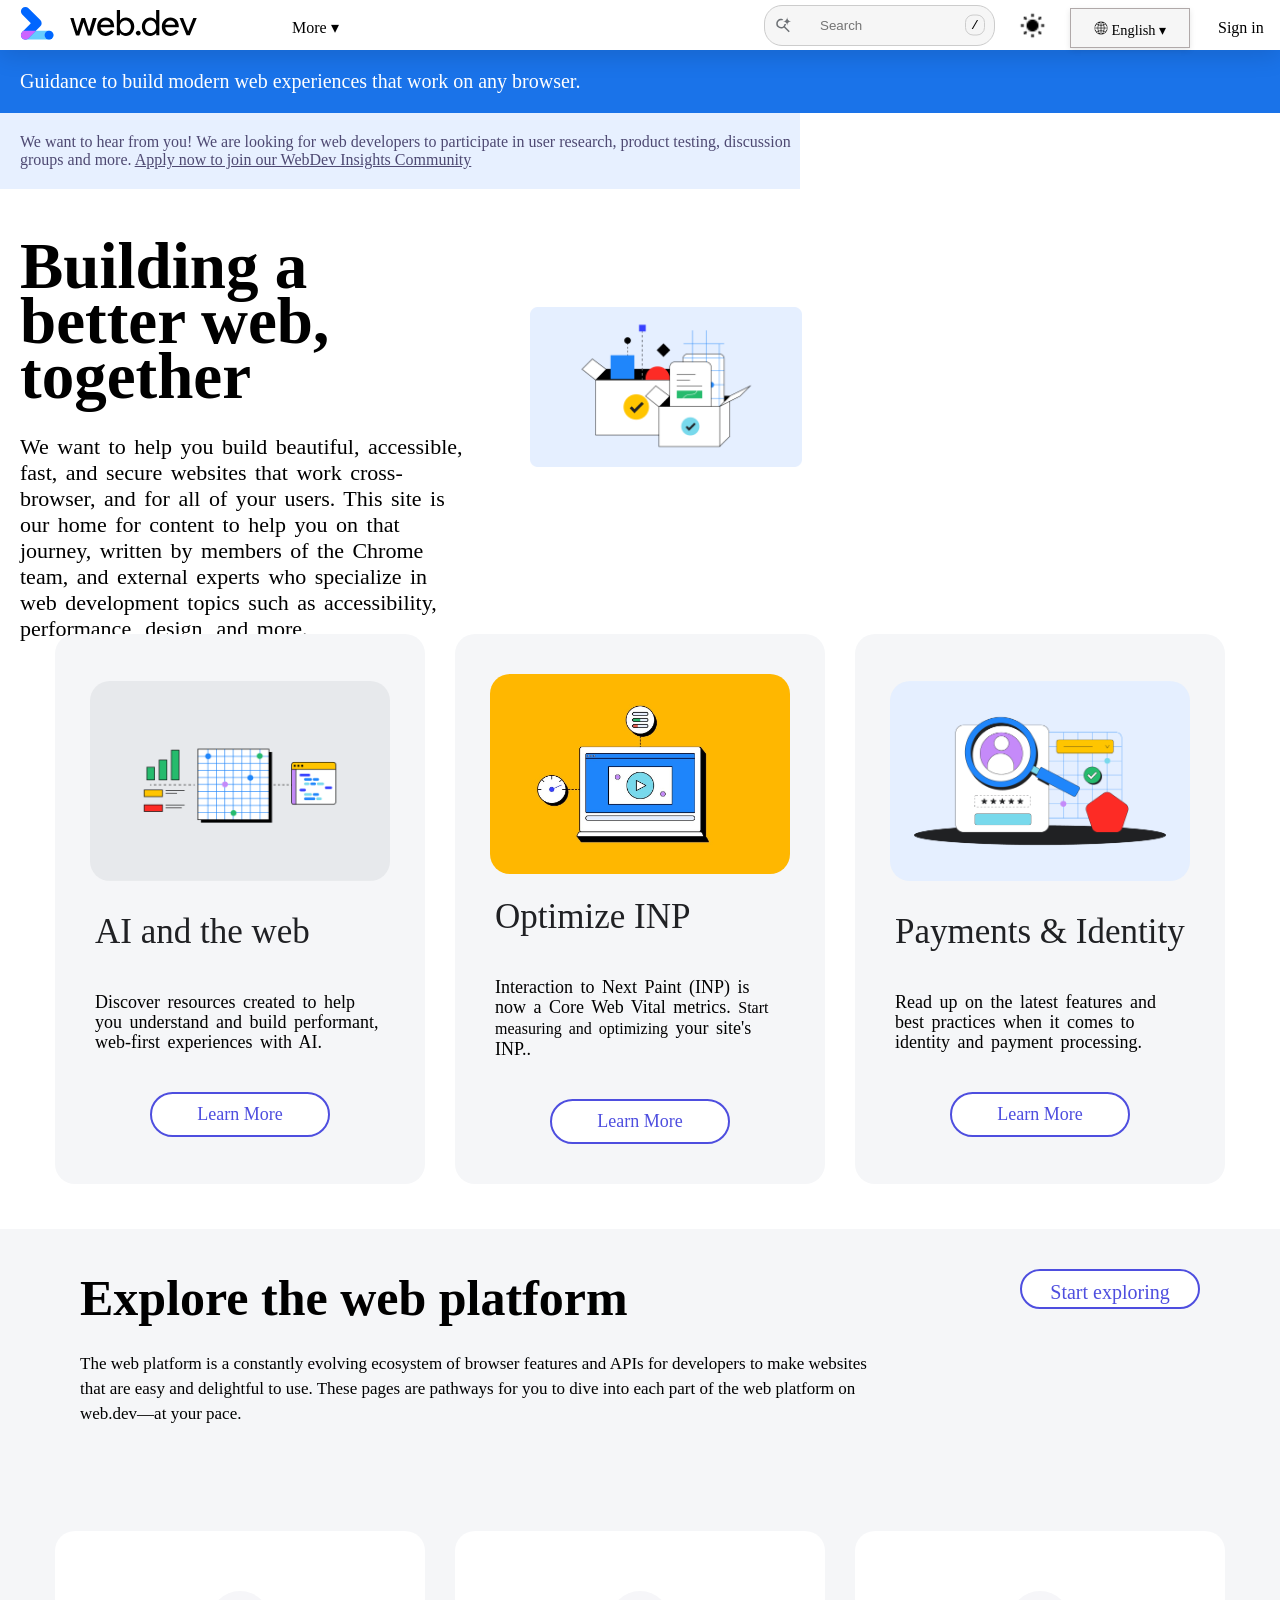
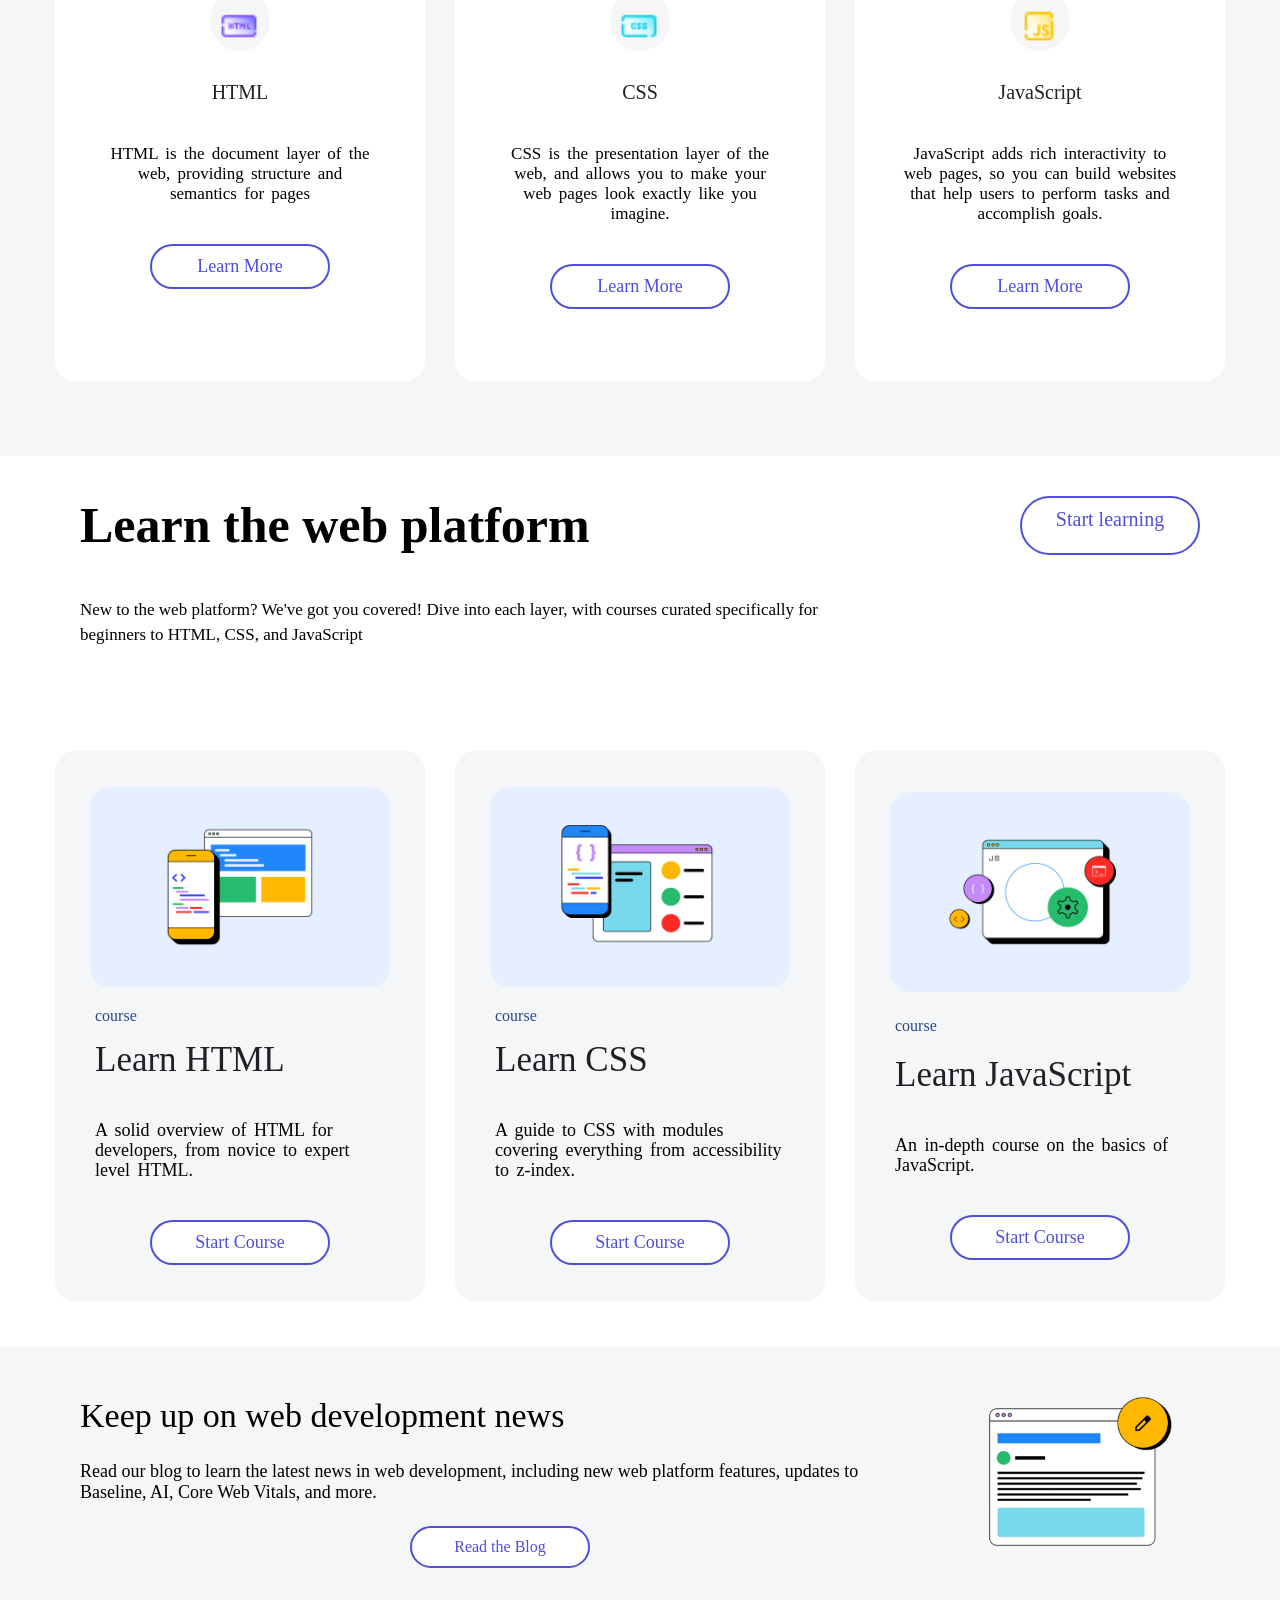
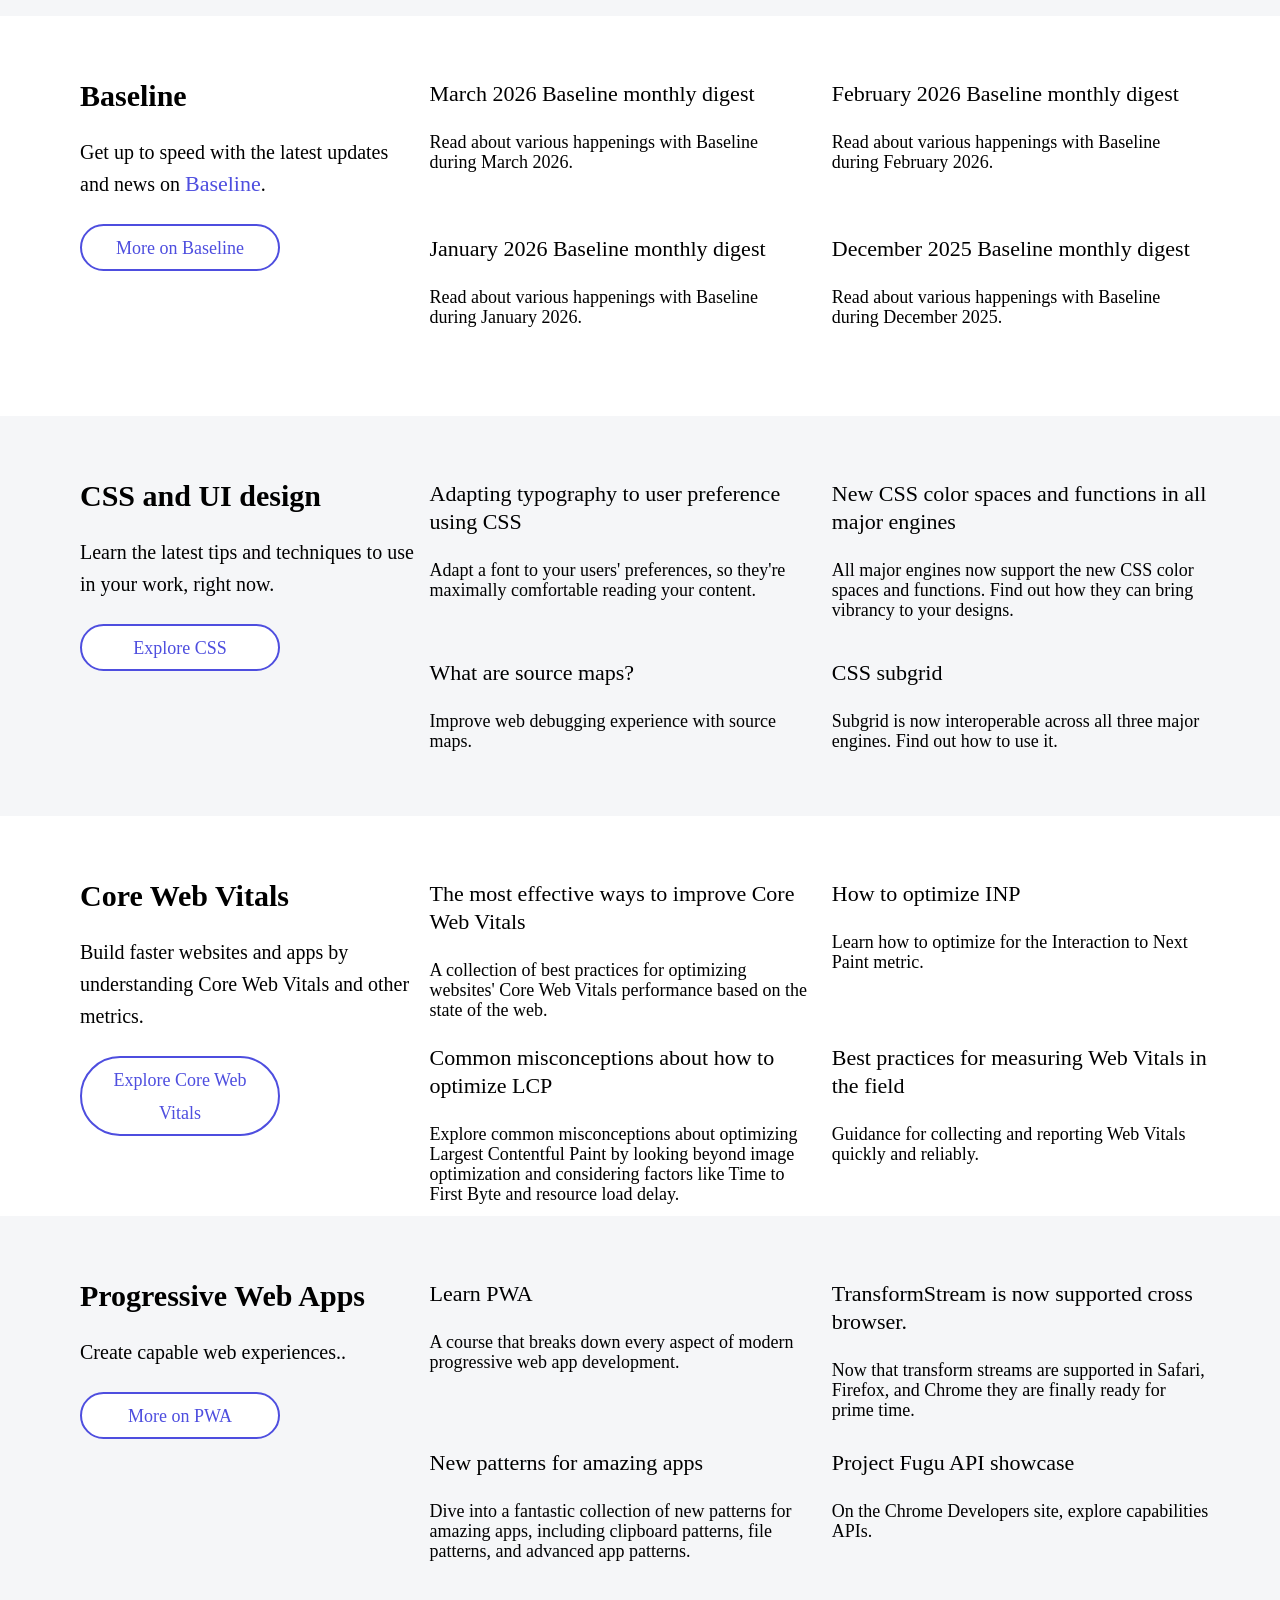
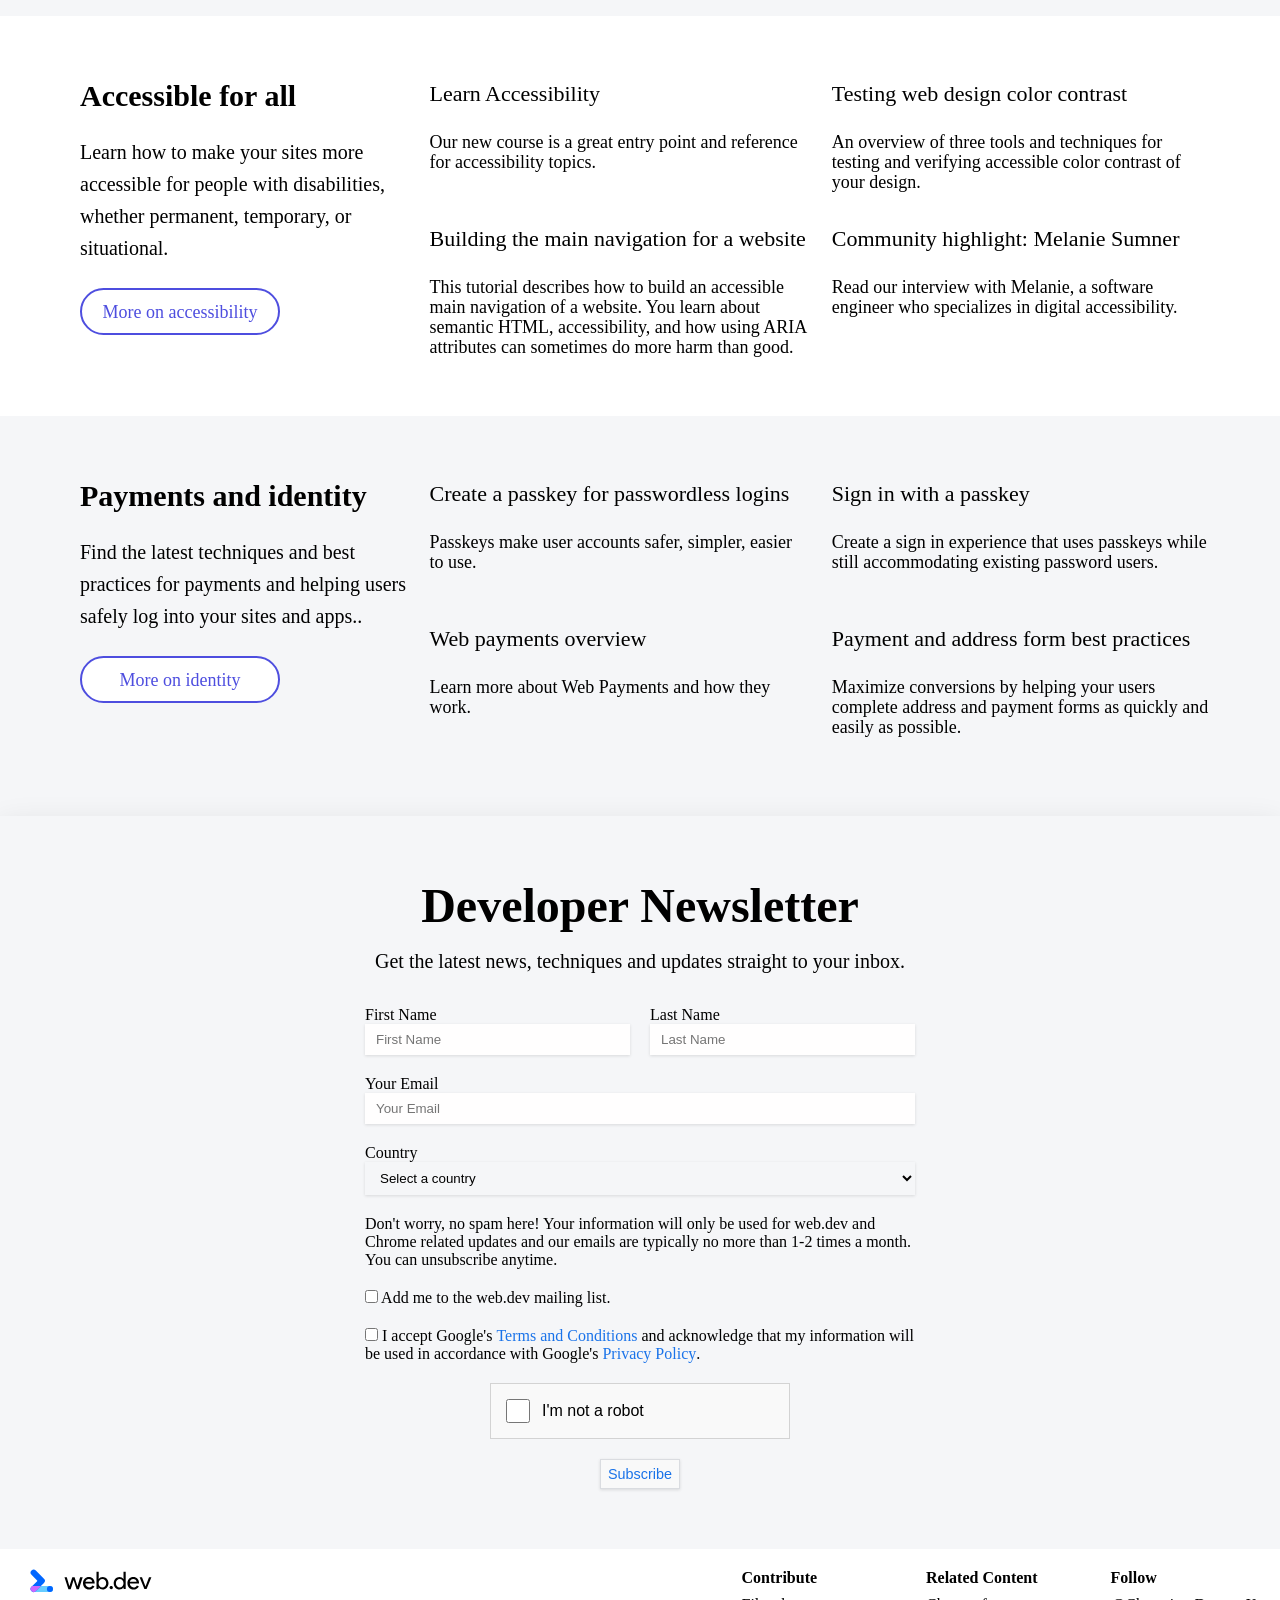
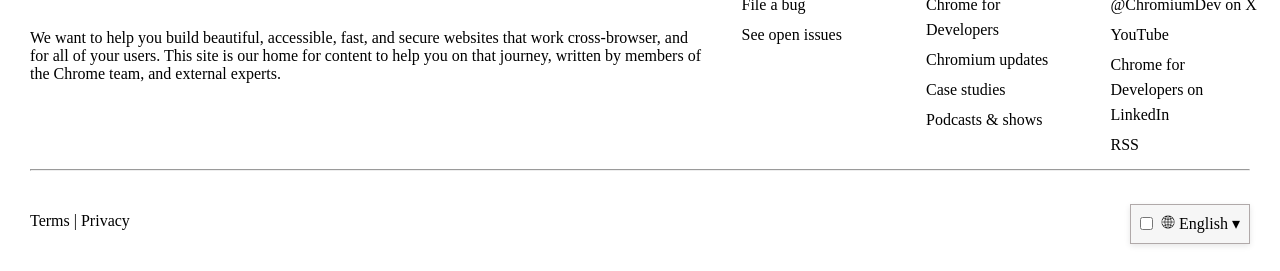
<file: index.html>
<!DOCTYPE html>
<html lang="en">

<head>
  <meta charset="UTF-8">
  <meta name="viewport" content="width=device-width, initial-scale=1.0">
  <link rel="icon" type="image/png" href="web-dev-imgs/imgi_103_favicon.png">
  <link rel="stylesheet" href="style.css">
  <title>Document</title>
</head>

<body>
  <div class="header">

    <input type="checkbox" id="menu-toggle">

    <div class="mobile-header">

      <label for="menu-toggle" class="hamburger">
        <img src="web-dev-imgs/menu.svg" alt="Menu">
      </label>

      <img src="web-dev-imgs/nav-img.svg" alt="Web.dev" class="mobile-logo">

      <div class="mobile-icons">

        <button class="icon-btn">
          <img src="web-dev-imgs/download (1).svg" alt="Search">
        </button>

        <button class="icon-btn">
          <img src="web-dev-imgs/icons8-light-mode-24.png" alt="Theme">
        </button>

        <a href="#" class="mobile-signin">
          Sign in
        </a>

      </div>

    </div>

    <div class="d-img">
      <img src="web-dev-imgs/nav-img.svg" alt="" srcset="">
    </div>

    <div class="header-content">
      <div class="header-content1">
        <div class="nav-dropdown">
          <button>Resources</button>
        </div>

        <a href="#" class="how-t">Discover</a>

        <a href="#" class="how-t">Baseline</a>

        <a href="#" class="how-to">How to use Baseline</a>

        <div class="more">
          <span>More</span>
          <span class="arrow">▾</span>

          <ul class="more-menu">
            <li><a href="#">Blog</a></li>
            <li><a href="#">Case Study</a></li>
          </ul>

        </div>

      </div>

      <div class="header-content2">
        <div class="search-box">
          <img src="/web-dev-imgs/download (1).svg" alt="Search" class="search-icon">

          <input type="text" placeholder="Search">

          <kbd class="search-stroke">/</kbd>
        </div>

        <div class="theme-dropdown">

          <div class="selected-theme">
            <img src="web-dev-imgs/icons8-light-mode-24.png" alt="">
          </div>

          <ul class="theme-menu">
            <li>
              <a href="#">
                <img src="web-dev-imgs/icons8-light-mode-24.png" alt="">
                Light Mode
              </a>
            </li>

            <li>
              <a href="#">
                <img src="web-dev-imgs/icons8-dark-mode-24.png" alt="">
                Dark Mode
              </a>
            </li>
          </ul>

        </div>

        <div class="header-content2-language">

          <label for="lang-toggle" class="lang-label">
            <img src="web-dev-imgs/icons8-globe-24.png" alt="" style="height:14px;">
            <span>English</span>
            <span class="arrow">▾</span>
          </label>

          <ul class="language-menu">
            <li><a href="#">English</a></li>
            <li><a href="#">French</a></li>
            <li><a href="#">Spanish</a></li>
          </ul>

        </div>

        <span class="header-content2-signin"><a href="#">Sign in</a></span>

      </div>

    </div>

  </div>

  <div class="guidance">
    <div>Guidance to build modern web experiences that work on any browser.</div>
  </div>

  <div>
    <div class="join">
      We want to hear from you! We are looking for web developers to participate in user research, product testing,
      discussion groups and more. <a href="#">Apply now to join our WebDev Insights Community</a>
    </div>

  </div>

  <section>
    <div class="content3">
      <div class="content3-word">
        <h3>Building a better web, together</h3>
        <div class="sentence">
          We want to help you build beautiful, accessible, fast, and secure websites that work cross-browser, and for
          all of your users. This site is our home for content to help you on that journey, written by members of the
          Chrome team, and external experts who specialize in web development topics such as accessibility, performance,
          design, and more.
        </div>
      </div>

      <figure class="content3-img">
        <img src="web-dev-imgs/imgi_2_home-blue.png" alt="">
      </figure>

    </div>
  </section>

  <section>
    <div class="image-cards">

      <div class="image-cards1">
        <div class="image-cards1-img">
          <a href="#"><img src="web-dev-imgs/imgi_3_ai-feature.png" alt="" class="image-cards-img"></a>
        </div>

        <div class="image-cards1-words">
          <div>

            <h3 class="chard1"><a href="#">AI and the web</a></h3>

            <div class="chardsd">Discover resources created to help you understand and build performant, web-first
              experiences with AI.</div>

            <div class="chardsa">
              <a href="#">Learn More</a>
            </div>
          </div>

        </div>
      </div>

      <div class="image-cards2">
        <div>
          <a href="#"><img src="web-dev-imgs/imgi_4_inp-icon-only.jpg" alt="" class="image-cards-img"></a>
        </div>

        <div class="image-cards2-words">
          <div>

            <h3 class="chard2"><a href="#">Optimize INP</a></h3>

            <div class="chardsd">Interaction to Next Paint (INP) is now a Core Web Vital metrics. <a href="#">Start
                measuring and optimizing</a> your site's INP..</div>

            <div class="chardsa">
              <a href="#">Learn More</a>
            </div>
          </div>

        </div>
      </div>

      <div class="image-cards3">
        <div>
          <a href="#"><img src="web-dev-imgs/imgi_5_hero-identity.png" alt="" class="image-cards-img"></a>
        </div>

        <div class="image-cards3-words">
          <div>

            <h3 class="chard3"><a href="#">Payments & Identity</a></h3>

            <div class="chardsd">Read up on the latest features and best practices when it comes to identity and payment
              processing.</div>

            <div class="chardsa">
              <a href="#">Learn More</a>
            </div>
          </div>

        </div>
      </div>

    </div>
  </section>

  <section>
    <div class="Explore">
      <h2>Explore the web platform</h2>
      <div class="Explorea">
        <a href="#">Start exploring</a>
      </div>

      <div class="explored">
        The web platform is a constantly evolving ecosystem of browser features and APIs for
        developers to make websites that are easy and delightful to use. These pages are pathways for you to dive
        into each part of the web platform on web.dev—at your pace.
      </div>
    </div>
  </section>


  <section>
    <div class="second-cards">
      <div class="second-cards1">

        <div class="second-img">
          <a href="#"><img src="web-dev-imgs/icons8-html-24.png" alt=""></a>
        </div>

        <div class="second-cards1-words">
          <h3 class="second-chard1">
            <a href="#">HTML</a>
          </h3>
          <div class="second-chardsd">HTML is the document layer of the web, providing structure and semantics for pages
          </div>
          <div class="second-chardsa">
            <a href="#">Learn More</a>
          </div>
        </div>
      </div>

      <div class="second-cards2">

        <div class="second-img">
          <a href="#"><img src="web-dev-imgs/icons8-css-24.png" alt="" srcset=""></a>
        </div>

        <div class="second-cards2-words">
          <h3 class="second-chard2">
            <a href="#">CSS</a>
          </h3>
          <div class="second-chardsd">CSS is the presentation layer of the web, and allows you to make your web pages
            look exactly like you
            imagine.</div>
          <div class="second-chardsa">
            <a href="#">Learn More</a>
          </div>
        </div>
      </div>

      <div class="second-cards3">
        <div class="second-img">
          <a href="#"><img src="web-dev-imgs/icons8-javascript-24.png" alt="" srcset="">
          </a>
        </div>
        <div class="second-cards3-words">
          <h3 class="second-chard3">
            <a href="#">JavaScript</a>
          </h3>
          <div class="second-chardsd">JavaScript adds rich interactivity to web pages, so you can build websites that
            help users to perform tasks and accomplish goals.</div>
          <div class="second-chardsa">
            <a href="#">Learn More</a>
          </div>
        </div>
      </div>
    </div>
  </section>

  <section>
    <div class="Second-Explore">
      <h2>Learn the web platform</h2>
      <div class="Explorea">
        <a href="#">Start learning</a>
      </div>
      <div class="explored">
        New to the web platform? We've got you covered! Dive into each layer, with courses curated
        specifically for beginners to HTML, CSS, and JavaScript
      </div>
    </div>
  </section>

  <section>
    <div class="image-cards">

      <div class="image-cards1">
        <div>
          <a href="#"><img src="web-dev-imgs/html_960.png" alt="" class="image-cards-img"></a>
        </div>

        <div class="image-cards-course">
          <span>course</span>
        </div>

        <div class="image-cards1-words">
          <div>

            <h3 class="chard1"><a href="#">Learn HTML</a></h3>

            <div class="chardsd">A solid overview of HTML for developers, from novice to expert level HTML.</div>

            <div class="chardsa3">
              <a href="#">Start Course</a>
            </div>
          </div>

        </div>
      </div>

      <div class="image-cards2">
        <div>
          <a href="#"><img src="web-dev-imgs/css_960.png" alt="" class="image-cards-img"></a>
        </div>

        <div class="image-cards-course">
          <span>course</span>
        </div>

        <div class="image-cards2-words">
          <div>

            <h3 class="chard2"><a href="#">Learn CSS</a></h3>

            <div class="chardsd">A guide to CSS with modules covering everything from accessibility to z-index.</div>

            <div class="chardsa3">
              <a href="#">Start Course</a>
            </div>
          </div>

        </div>
      </div>

      <div class="image-cards3">
        <div>
          <a href="#"><img src="web-dev-imgs/js_960.png" alt="" class="image-cards-img"></a>
        </div>

        <div class="image-cards-course">
          <span>course</span>
        </div>

        <div class="image-cards3-words">
          <div>

            <h3 class="chard3"><a href="#">Learn JavaScript</a></h3>

            <div class="chardsd">An in-depth course on the basics of JavaScript.</div>

            <div class="chardsa3">
              <a href="#">Start Course</a>
            </div>
          </div>

        </div>
      </div>

    </div>
  </section>


  <section>
    <div class="blog">

      <div class="blog1">
        <h3>Keep up on web development news</h3>

        <div class="blog-d">
          Read our blog to learn the latest news in web development, including new web platform
          features, updates to Baseline, AI, Core Web Vitals, and more.
        </div>

        <div class="blog-a">
          <a href="#">Read the Blog</a>
        </div>
      </div>

      <div class="blog-img">
        <img src="web-dev-imgs/imgi_95_blog-header_480.png" alt="">
      </div>

    </div>
  </section>

  <section>
    <div class="baseline">
      <header class="baseline1">
        <div>
          <h2>Baseline</h2>
          <div class="baseline1-get-up-to-speed">Get up to speed with the latest updates and news on <a
              href="#">Baseline</a>.</div>
        </div>

        <div class="baseline1-header-more"><a href="#">More on Baseline</a></div>
      </header>


      <div class="baseline2">
        <div>
          <h3><a href="#">March 2026 Baseline monthly digest</a></h3>
          <div>Read about various happenings with Baseline during March 2026.</div>
        </div>

        <div>
          <h3><a href="#">February 2026 Baseline monthly digest</a></h3>
          <div>Read about various happenings with Baseline during February 2026.</div>
        </div>

        <div>
          <h3><a href="#">January 2026 Baseline monthly digest</a></h3>
          <div>Read about various happenings with Baseline during January 2026.</div>
        </div>

        <div>
          <h3><a href="#">December 2025 Baseline monthly digest</a></h3>
          <div>Read about various happenings with Baseline during December 2025.</div>
        </div>
      </div>
    </div>
  </section>

  <section>
    <div class="second-baseline">
      <header class="second-baseline1">
        <div>
          <h2>CSS and UI design</h2>
          <div class="second-baseline1-get-up-to-speed">Learn the latest tips and techniques to use in your work, right
            now.</div>
        </div>

        <div class="second-baseline1-header-more"><a href="#">Explore CSS</a></div>
      </header>


      <div class="second-baseline2">
        <div>
          <h3><a href="#">Adapting typography to user preference using CSS</a></h3>
          <div>Adapt a font to your users' preferences, so they're maximally comfortable reading your content.</div>
        </div>

        <div>
          <h3><a href="#">New CSS color spaces and functions in all major engines</a></h3>
          <div>All major engines now support the new CSS color spaces and functions. Find out how they can bring
            vibrancy to your designs.</div>
        </div>

        <div>
          <h3><a href="#">What are source maps?</a></h3>
          <div>Improve web debugging experience with source maps.</div>
        </div>

        <div>
          <h3><a href="#">CSS subgrid</a></h3>
          <div>Subgrid is now interoperable across all three major engines. Find out how to use it.</div>
        </div>
      </div>
    </div>
  </section>

  <section>
    <div class="baseline">
      <header class="baseline1">
        <div>
          <h2>Core Web Vitals</h2>
          <div class="baseline1-get-up-to-speed">Build faster websites and apps by understanding Core Web Vitals and
            other metrics.</div>
        </div>

        <div class="baseline1-header-more"><a href="#">Explore Core Web Vitals</a></div>
      </header>


      <div class="baseline2">
        <div>
          <h3><a href="#">The most effective ways to improve Core Web Vitals</a></h3>
          <div>A collection of best practices for optimizing websites' Core Web Vitals performance based on the
            state of the web.</div>
        </div>

        <div>
          <h3><a href="#">How to optimize INP</a></h3>
          <div>Learn how to optimize for the Interaction to Next Paint metric.</div>
        </div>

        <div>
          <h3><a href="#">Common misconceptions about how to optimize LCP</a></h3>
          <div>Explore common misconceptions about optimizing Largest Contentful Paint by looking beyond image
            optimization and considering factors like Time to First Byte and resource load delay.</div>
        </div>

        <div>
          <h3><a href="#">Best practices for measuring Web Vitals in the field</a></h3>
          <div>Guidance for collecting and reporting Web Vitals <br> quickly and reliably.</div>
        </div>
      </div>
    </div>
  </section>

  <section>
    <div class="second-baseline">
      <header class="second-baseline1">
        <div>
          <h2>Progressive Web Apps</h2>
          <div class="second-baseline1-get-up-to-speed">Create capable web experiences.</a>.</div>
        </div>

        <div class="second-baseline1-header-more"><a href="#">More on PWA</a></div>
      </header>


      <div class="second-baseline2">
        <div>
          <h3><a href="#">Learn PWA</a></h3>
          <div>A course that breaks down every aspect of modern progressive web app development.</div>
        </div>

        <div>
          <h3><a href="#">TransformStream is now supported cross browser.</a></h3>
          <div>Now that transform streams are supported in Safari, Firefox, and Chrome they are finally ready for prime
            time.</div>
        </div>

        <div>
          <h3><a href="#">New patterns for amazing apps</a></h3>
          <div>Dive into a fantastic collection of new patterns for amazing apps, including clipboard patterns, file
            patterns, and advanced app patterns.</div>
        </div>

        <div>
          <h3><a href="#">Project Fugu API showcase</a></h3>
          <div>On the Chrome Developers site, explore capabilities APIs.</div>
        </div>
      </div>
    </div>
  </section>

  <section>
    <div class="baseline">
      <header class="baseline1">
        <div>
          <h2>Accessible for all</h2>
          <div class="baseline1-get-up-to-speed">Learn how to make your sites more accessible for people with
            disabilities, whether permanent, temporary, or situational.</div>
        </div>

        <div class="baseline1-header-more"><a href="#">More on accessibility</a></div>
      </header>


      <div class="baseline2">
        <div>
          <h3><a href="#">Learn Accessibility</a></h3>
          <div>Our new course is a great entry point and reference for accessibility topics.</div>
        </div>

        <div>
          <h3><a href="#">Testing web design color contrast</a></h3>
          <div>An overview of three tools and techniques for testing and verifying accessible color contrast of your
            design.</div>
        </div>

        <div>
          <h3><a href="#">Building the main navigation for a website</a></h3>
          <div>This tutorial describes how to build an accessible main navigation of a website. You learn about semantic
            HTML, accessibility, and how using ARIA attributes can sometimes do more harm than good.</div>
        </div>

        <div>
          <h3><a href="#">Community highlight: Melanie Sumner</a></h3>
          <div>Read our interview with Melanie, a software engineer who specializes in digital accessibility.</div>
        </div>
      </div>
    </div>
  </section>

  <section>
    <div class="second-baseline">
      <header class="second-baseline1">
        <div>
          <h2>Payments and identity</h2>
          <div class="second-baseline1-get-up-to-speed">Find the latest techniques and best practices for payments
            and helping users safely log into your sites and apps.</a>.</div>
        </div>

        <div class="second-baseline1-header-more"><a href="#">More on identity</a></div>
      </header>


      <div class="second-baseline2">
        <div>
          <h3><a href="#">Create a passkey for passwordless logins</a></h3>
          <div>Passkeys make user accounts safer, simpler, easier to use.</div>
        </div>

        <div>
          <h3><a href="#">Sign in with a passkey</a></h3>
          <div>Create a sign in experience that uses passkeys while still accommodating existing password users.</div>
        </div>

        <div>
          <h3><a href="#">Web payments overview</a></h3>
          <div>Learn more about Web Payments and how they work.</div>
        </div>

        <div>
          <h3><a href="#">Payment and address form best practices</a></h3>
          <div>Maximize conversions by helping your users complete address and payment forms as quickly and easily as
            possible.</div>
        </div>
      </div>
    </div>
  </section>

  <section>
    <div class="form-div-header">

      <div class="form-word">
        <h2>Developer Newsletter</h2>
        <div>Get the latest news, techniques and updates straight to your inbox.</div>
      </div>

      <div class="form-div">
        <form>
          <div class="form-line">

            <div>
              <label for="">First Name</label>
              <input type="text" placeholder="First Name" id="">
            </div>



            <div>
              <label for="">Last Name</label>
              <input type="text" placeholder="Last Name" id="">
            </div>

          </div>


          <div class="email-div">
            <label for="">Your Email</label>
            <input type="text" placeholder="Your Email" id="">
          </div>



          <div class="country-div">
            <label for="country">Country</label>
            <select id="country" name="country">
              <option value="">Select a country</option>
              <option value="ng">Nigeria</option>
              <option value="uk">United Kingdom</option>
              <option value="us">United States</option>
              <option value="ca">Canada</option>
            </select>
            </label>
          </div>

          <div>
            Don't worry, no spam here! Your information will only be used for web.dev and Chrome related updates and our
            emails are typically no more than 1-2 times a month. You can unsubscribe anytime.
          </div>

          <div>
            <input type="checkbox">
            Add me to the web.dev mailing list.
          </div>

          <div class="input-a">
            <input type="checkbox">
            I accept Google's <a href="#">Terms and Conditions</a> and acknowledge that my information will be used in
            accordance with Google's <a href="#">Privacy Policy</a>.
          </div>

          <div class="captcha-box">
            <input type="checkbox" class="robot">
            <label for="robot">I'm not a robot</label>
          </div>

          <div class="subscribe">
            <button type="submit">Subscribe</button>
          </div>
        </form>
      </div>

    </div>
  </section>

  <footer>
    <ul class="foot">
      <li class="foot-img">
        <img src="web-dev-imgs/nav-img.svg" alt="">
        <div>
          We want to help you build beautiful, accessible, fast, and secure websites that work cross-browser,
          and for all of your users. This site is our home for content to help you on that journey, written by members of the Chrome team, and external experts.
        </div>
      </li>

      <li class="foot-contribute">
        <h3>Contribute</h3>
        <ul>
          <li><a href="#">File a bug</a></li>
          <li><a href="#">See open issues</a></li>
        </ul>
      </li>

      <li class="foot-content">
        <h3>Related Content</h3>
        <ul>
          <li><a href="#">Chrome for Developers</a></li>
          <li><a href="#">Chromium updates</a></li>
          <li><a href="#">Case studies</a></li>
          <li><a href="#">Podcasts & shows</a></li>
        </ul>
      </li>

      <li class="foot-follow">
        <h3>Follow</h3>
        <ul>
          <li><a href="#">@ChromiumDev on X</a></li>
          <li><a href="#">YouTube</a></li>
          <li><a href="#">Chrome for Developers on LinkedIn</a></li>
          <li><a href="#">RSS</a></li>
        </ul>
      </li>
    </ul>
  </footer>

  <section>
    <hr class="hr">
  </section>

  <section>
    <footer>
      <nav class="foota">
        <ul>
          <li>Terms | Privacy</li>
        </ul>
        <div class="header-content2-language">

          <input type="checkbox" id="lang-toggle">

          <label for="lang-toggle" class="lang-label">
            <img src="web-dev-imgs/icons8-globe-24.png" alt="">
            <span>English</span>
            <span class="arrow">▾</span>
          </label>

         <!--  <ul class="language-menu">
            <li><a href="#">English</a></li>
            <li><a href="#">French</a></li>
            <li><a href="#">Spanish</a></li>
          </ul> -->

        </div>
      </nav>
    </footer>
  </section>


</body>

</html>
</file>
<file: style.css>
* {
  margin: 0;
  padding: 0;
  box-sizing: border-box;
}

html,
body {
  width: 100%;
  max-width: 100%;
  margin: 0;
  overflow-x: hidden;
}

.mobile-header {
  display: none;
}

#menu-toggle {
  display: none;
}

.header {
  display: flex;
  align-items: center;
  height: 50px;
  width: 100%;
  padding-left: 20px;
  background-color: rgb(255, 255, 255);
  box-shadow: 0 6px 24px rgba(0, 0, 0, 0.12);
  position: sticky;
  top: 0;
  z-index: 1000;
  position: relative;
}

.d-img {
  flex: 2;
}

.header img {
  height: 35px;
}

.header-content {
  display: flex;
  gap: 60px;
  flex: 8;
  align-items: center;
  width: 100%;
}

.header-content1 {
  display: flex;
  gap: 30px;
  align-items: center;
  flex: 5;
}

.more {
  margin-left: -5px;
  width: 60px;
  position: relative;
  margin-top: 5px;
  cursor: pointer;
}

.more-menu {
  position: absolute;
  top: 100%;
  left: 0;
  width: 160px;
  list-style: none;
  padding: 5px 0;
  background: white;
  box-shadow: 0 4px 10px rgba(0, 0, 0, 0.15);

  display: none;
}

.more:hover .more-menu {
  display: block;
  cursor: pointer;
}

.more-menu a {
  display: block;
  padding: 8px 12px;
  text-decoration: none;
  color: black;
  width: 130px;
}

.more-menu a:hover {
  background-color: #f3f3f3;
}

.how-to {
  width: 120px;
}

.header-content1 a {
  margin-top: 6px;
}

.header-content1 a,
button {
  text-decoration: none;
  color: black;
  border: none;
  background: none;
  border: none;
  outline: none;
  cursor: pointer;
  font-size: 0.9rem;
  margin-top: 0px;
}

.header-content2 {
  display: flex;
  gap: 20px;
  height: 60px;
  align-items: center;
  margin-left: 0;
}

.header-content2 img,
a {
  text-decoration: none;
  color: black;
  border: none;
  background: none;
  border: none;
  outline: none;
  cursor: pointer;
  font-size: 1rem;
  margin-top: 5px;
}

.header-content2 span {
  font-size: 0.9rem;
}

.search-box {
  position: relative;
}

.search-box input {
  padding: 12px 05px 12px 55px;
  border: 1px solid #ccc;
  border-radius: 18px;
  background-color: rgba(204, 204, 204, 0.19);
}

.search-icon {
  position: absolute;
  padding-bottom: 10px;
  top: 50%;
  transform: translateY(-50%);
  margin-left: 10px;
  opacity: 0.9;
  width: 18px;
  height: 18px;
  object-fit: contain;
}

.search-stroke {
  position: absolute;
  top: 50%;
  transform: translateY(-50%);
  margin-left: -30px;
  padding: 2px 5px;
  border: 1px solid #ccc;
  border-radius: 8px;
  background: #f5f5f5;
}

.header-content2-signin {
  width: 70px;
  padding: 8px 6px 8px 8px;
  margin-top: 5px;
}

.header-content2-signin:hover {
  border: 1px solid black;
  background-color: #ccc;
  border-radius: 10px;
  width: 70px;
  padding: 8px 6px 8px 8px;
  margin-top: 5px;
}

.header-content2-language {
  border: 1px solid rgba(167, 159, 159, 0.884);
  background-color: rgba(204, 204, 204, 0.19);
  box-shadow: 0 2px 6px rgba(0, 0, 0, 0.1);
  width: 120px;
  margin-top: 5px;
  height: 40px;
  position: relative;
  display: flex;
  align-items: center;
  gap: 8px;
  justify-content: center;
  cursor: pointer;
}

.language-menu {
  position: absolute;
  top: 100%;
  left: 0;
  width: 160px;
  list-style: none;
  padding: 5px 0;
  background: white;
  box-shadow: 0 4px 10px rgba(0, 0, 0, 0.15);

  display: none;
}

.header-content2-language:hover .language-menu {
  display: block;
}

.language-menu a {
  display: block;
  padding: 8px 12px;
  text-decoration: none;
  color: black;
  width: 130px;
}

.language-menu a:hover {
  background-color: #f3f3f3;
}

.theme-dropdown {
  position: relative;
  display: inline-block;
  cursor: pointer;
}

.theme-menu {
  position: absolute;
  top: 100%;
  right: 0;
  background: white;
  list-style: none;
  margin: 0;
  padding: 5px 0;
  min-width: 160px;
  box-shadow: 0 6px 24px rgba(0, 0, 0, 0.12);

  opacity: 0;
  visibility: hidden;
  transform: translateY(10px);
  transition: 0.3s ease;
}

.theme-dropdown:hover .theme-menu {
  opacity: 1;
  visibility: visible;
  transform: translateY(0);
}

.theme-menu li a {
  display: flex;
  align-items: center;
  gap: 8px;
  padding: 8px 12px;
  text-decoration: none;
  color: black;
}

.theme-menu li a:hover {
  background: #f2f2f2;
}

.theme-menu img {
  height: 18px;
}

.guidance {
  color: white;
  background-color: #1a73e9;
  margin: auto;
  font-weight: 500;
  font-size: 20px;
  padding-left: 20px;
  padding-top: 20px;
  padding-bottom: 20px;
}

.join {
  background-color: rgb(231, 240, 255);
  padding-left: 20px;
  padding-top: 20px;
  padding-bottom: 20px;
  font-size: 16px;
  color: #4e4972;
}

.join a {
  text-decoration: underline;
  color: #4e4972;
}


.content3 {
  display: flex;
  align-items: center;
  height: 400px;
  margin-left: 60px;
}

.content3-word {
  height: 300px;
  display: grid;

}

.content3-word h3 {
  font-weight: 900;
  font-size: 65px;
  line-height: 55px;
}

.sentence {
  font-size: 22px;
  margin-top: 30px;
  word-spacing: 3px;
}

.content3-img {
  padding: 50px 10px 50px 90px;
}

.content3-img img {
  height: 300px;
}


.image-cards {
  display: flex;
  height: 600px;
  justify-content: center;
  padding: 40px;
  align-items: center;
  margin: 20px 0;
}

.image-cards-img {
  height: 200px;
  width: 300px;
  border-radius: 20px;
}

.image-cards1,
.image-cards2,
.image-cards3 {
  background-color: #f5f6f8;
  height: 550px;
  width: 380px;
  border-radius: 20px;
  place-items: center;
  margin: 0px 15px;
  display: flex;
  flex-direction: column;
  justify-content: space-evenly;

  padding: 20px;
  box-sizing: border-box;
}

.chard1 a,
.chard2 a,
.chard3 a {
  font-size: 35px;
  font-weight: 500;
  color: RGB(32, 33, 36);
}

.chard1 a:hover,
.chard2 a:hover,
.chard3 a:hover {
  font-size: 35px;
  font-weight: 500;
  color: RGB(32, 33, 36);
  text-decoration: underline;
}

.image-cards1-words>div,
.image-cards2-words>div,
.image-cards3-words>div {
  display: flex;
  flex-direction: column;
  gap: 40px;
  margin: 0 20px;
}

.chardsa {
  border-radius: 45px;
  background-color: rgb(255, 255, 255);
  width: 180px;
  padding: 10px;
  margin: auto;
  border: 2px solid rgb(78, 78, 223);
  text-align: center;
}

.chardsd {
  word-spacing: 3px;
  line-height: 20px;
  font-size: 18px;
}

.chardsa a {
  color: rgb(78, 78, 223);
  font-size: 18px;
}

.chardsa:hover {
  border-color: transparent;
  background-color: transparent;
  cursor: pointer;
}


.Explore {
  background-color: #f5f6f8;
  height: auto;
  padding: 40px 80px;
  display: grid;
  grid-template-columns: repeat(2, 1fr);
  gap: 12px;
  margin-bottom: 40px;
}

.Explore h2,
.Second-Explore h2 {
  font-weight: 900;
  font-size: 50px;
  height: 60px;
  width: auto;
}

.Explorea {
  border-radius: 45px;
  background-color: rgb(255, 255, 255);
  width: 180px;
  padding: 10px 0 0 0;
  margin-bottom: 20px;
  border: 2px solid rgb(78, 78, 223);
  text-align: center;
  justify-self: end;
}

.Explorea a {
  font-weight: 500;
  font-size: 20px;
  color: rgb(78, 78, 223);
}

.explored {
  grid-column: 1;
  font-size: 17px;
  line-height: 25px;
  width: 800px;
  margin-top: 10px;
}

.Explorea:hover {
  background-color: transparent;
  border: transparent;
  cursor: pointer;
}

.image-cards-course {
  display: flex;
  justify-content: flex-start;
  width: 100%;
  color: #274886;
  padding-left: 20px;
}

.image-cards-course span {
  display: flex;
  justify-content: left;
}

.second-cards {
  background-color: rgb(245, 246, 248);
  display: flex;
  height: 600px;
  justify-content: center;
  padding: 40px;
  align-items: center;
  margin-top: -50px;
}

.second-cards1,
.second-cards2,
.second-cards3 {
  background-color: white;
  height: 450px;
  width: 400px;
  border-radius: 20px;
  place-items: center;
  margin: 0px 15px;
  display: flex;
  flex-direction: column;
  gap: 30px;
  padding: 60px 26px;
  box-sizing: border-box;
}

.second-img {
  background-color: #f6f6f9;
  border-radius: 50%;
  width: 60px;
  height: 60px;
  display: flex;
  justify-content: center;
  align-items: center;
}

.second-img img {
  height: 38px;

}

.second-chard1 a,
.second-chard2 a,
.second-chard3 a {
  font-size: 20px;
  font-weight: 300;
  color: RGB(32, 33, 36);
}

.second-cards1-words,
.second-cards2-words,
.second-cards3-words {
  display: flex;
  flex-direction: column;
  gap: 40px;
  margin: 0 20px;
}

.second-chardsa {
  border-radius: 45px;
  background-color: rgb(255, 255, 255);
  width: 180px;
  padding: 10px;
  margin: auto;
  border: 2px solid rgb(78, 78, 223);
  text-align: center;
}

.second-chardsd {
  word-spacing: 3px;
  line-height: 20px;
  font-size: 17px;
  text-align: center;
}

.second-chardsa a {
  color: rgb(78, 78, 223);
  font-size: 18px;
}

.second-chardsa:hover {
  border-color: transparent;
  background-color: transparent;
  cursor: pointer;
}

.second-chard1,
.second-chard2,
.second-chard3 {
  text-align: center;
}

.second-img a {
  display: inline-block;
  color: white;
  height: 34px;
  width: 40px;
  text-decoration: none;
  border-bottom: 2px solid transparent;
  transition: border-color 0.3s ease;
}

.second-chard1 a:hover,
.second-chard2 a:hover,
.second-chard3 a:hover {
  text-decoration: underline;
}

.second-img a:hover {
  border-bottom-color: black;
}

.Second-Explore {
  background-color: white;
  height: 250px;
  padding: 40px 80px;
  display: grid;
  grid-template-columns: repeat(2, 1fr);
  gap: 12px;
}

.chardsa3 {
  border-radius: 45px;
  background-color: rgb(255, 255, 255);
  width: 180px;
  padding: 10px;
  margin: auto;
  border: 2px solid rgb(78, 78, 223);
  text-align: center;
}

.chardsa3 a {
  color: rgb(78, 78, 223);
  font-size: 18px;
}

.chardsa3:hover {
  border-color: transparent;
  background-color: rgb(78, 78, 223);
  cursor: pointer;
}

.chardsa3:hover a {
  color: white;
}

.blog {
  background-color: #f5f6f8;
  display: flex;
  height: auto;
  padding: 40px 0 40px 80px;
  height: 270px;
}

.blog1 {
  display: grid;
  justify-content: space-evenly;
  flex: 7;
}

.blog1 h3 {
  font-size: 34px;
  font-weight: 500;
  color: (32, 33, 36);
  line-height: 60px;
}

.blog-img {
  flex: 3;
}

.blog-img img {
  height: 180px;
}

.blog-d {
  font-size: 18px;
  font-weight: 400;
}


.blog-a {
  border-radius: 45px;
  background-color: rgb(255, 255, 255);
  width: 180px;
  padding: 10px;
  margin: auto;
  border: 2px solid rgb(78, 78, 223);
  text-align: center;
}

.blog-a a {
  color: rgb(78, 78, 223);
}

.blog-a:hover {
  border-color: transparent;
  background-color: rgb(78, 78, 223);
  cursor: pointer;
}

.blog-a:hover a {
  color: white;
}

.baseline {
  background-color: white;
  display: flex;
  height: 400px;
}

.baseline1 {
  flex: 3;
  margin: 40px 0 50px 80px;
  padding-top: 24px;
}

.baseline1 div {
  line-height: 32px;
  font-size: 20px;
  font-weight: 400;
}

.baseline1-get-up-to-speed {
  font-size: 22px;
  font-weight: 400;
  padding-top: 24px;
}

.baseline1-get-up-to-speed a {
  font-size: 22px;
  font-weight: 400;
  color: rgb(78, 78, 223);
}

.baseline1-get-up-to-speed a:hover {
  text-decoration: underline;
}

.baseline1-header-more {
  border-radius: 45px;
  background-color: rgb(255, 255, 255);
  width: 200px;
  padding: 5px 10px;
  border: 2px solid rgb(78, 78, 223);
  text-align: center;
  margin-top: 24px;
}

.baseline1-header-more a {
  color: rgb(78, 78, 223);
  font-size: 18px;
}

.baseline1-header-more:hover {
  border-color: transparent;
  background-color: transparent;
  cursor: pointer;
}

.baseline2 {
  justify-content: space-evenly;
  flex: 7;
  display: grid;
  grid-template-columns: repeat(2, 1fr);
  column-gap: 24px;
  margin: 40px 70px 50px 15px;
}

.baseline2 div {
  font-size: 18px;
  font-weight: 400;
  padding-top: 24px;
  line-height: 20px;
}

.baseline2 a {
  font-size: 22px;
  font-weight: 400;
}

.baseline2 h3 {
  line-height: 28px;
}

.baseline2 a:hover {
  text-decoration: underline;
}



.second-baseline {
  display: flex;
  height: 400px;
  background-color: #f5f6f8;
}

.second-baseline1 {
  flex: 3;
  margin: 40px 0 50px 80px;
  padding-top: 24px;
}

.second-baseline1 div {
  line-height: 32px;
  font-size: 20px;
  font-weight: 400;
}

.second-baseline1-get-up-to-speed {
  font-size: 22px;
  font-weight: 400;
  padding-top: 24px;
}

.second-baseline1-get-up-to-speed a {
  font-size: 22px;
  font-weight: 400;
  color: rgb(78, 78, 223);
}

.second-baseline1-get-up-to-speed a:hover {
  text-decoration: underline;
}

.second-baseline1-header-more {
  border-radius: 45px;
  background-color: rgb(255, 255, 255);
  width: 200px;
  padding: 5px 10px;
  border: 2px solid rgb(78, 78, 223);
  text-align: center;
  margin-top: 24px;
}

.second-baseline1-header-more a {
  color: rgb(78, 78, 223);
  font-size: 18px;
}

.second-baseline1-header-more:hover {
  border-color: transparent;
  background-color: transparent;
  cursor: pointer;
}

.second-baseline2 {
  justify-content: space-evenly;
  flex: 7;
  display: grid;
  grid-template-columns: repeat(2, 1fr);
  column-gap: 24px;
  margin: 40px 70px 50px 15px;
}

.second-baseline2 div {
  font-size: 18px;
  font-weight: 400;
  padding-top: 24px;
  line-height: 20px;
}

.second-baseline2 h3 {
  line-height: 28px;
}

.second-baseline2 a {
  font-size: 22px;
  font-weight: 400;
}

.second-baseline2 a:hover {
  text-decoration: underline;
}

.form-div-header {
  display: grid;
  background-color: #f5f6f8;
  justify-content: center;
  align-items: center;
  box-shadow: 0 10px 30px rgba(0, 0, 0, 0.12);
  gap: 30px;
}

.form-word {
  margin-top: 60px;
  display: grid;
  justify-content: center;
  align-items: center;
  text-align: center;
  gap: 10px;
}

.form-word h2 {
  font-size: 48px;
  line-height: 60px;
  font-weight: 700;
}

.form-word div {
  font-size: 20px;
  line-height: 30px;
}

form {
  width: 100%;
  max-width: 550px;
  margin: 0 auto;
  display: grid;
  gap: 20px;
}

.form-div {
  display: grid;
  margin-bottom: 60px;
}

.input-a a {
  color: #1a73e9;
}

.form-line {
  display: flex;
  gap: 20px;
  width: 100%;
}

.form-line div {
  flex: 1;
}

.form-line input,
.email-div input {
  background-color: rgb(255, 254, 254);
  width: 100%;
  padding: 8px 11px;
  box-sizing: border-box;
  box-shadow: 0 1px 3px rgba(0, 0, 0, .12);
  border: none;
}

.country-div select {
  background-color: #f5f6f8;
  width: 100%;
  padding: 8px 11px;
  box-sizing: border-box;
  box-shadow: 0 1px 3px rgba(0, 0, 0, .12);
  border: none;
}

.country-div:hover select {
  background-color: #f5f6f8;
  box-shadow: 0 4px 12px rgba(0, 0, 0, 0.15);
}

.captcha-box {
  margin: 0 auto;
  width: 300px;
  padding: 15px;
  border: 1px solid #d3d3d3;
  background: #f9f9f9;
  display: flex;
  align-items: center;
  gap: 12px;
  font-family: Arial, sans-serif;
}

.captcha-box input {
  width: 24px;
  height: 24px;
  cursor: pointer;
}


.subscribe {
  margin: 0 auto;
  width: 80px;
  padding: 5px 5px;
  background: #f9f9f9;
  gap: 12px;
  box-shadow: 0 1px 3px rgba(0, 0, 0, .12);
  cursor: pointer;
  border: 1px solid #dadce0;
  text-align: center;
}

.subscribe button {
  color: #1a73e9;
}

.subscribe:hover {
  background-color: #37629be7;
  cursor: pointer;
}

.subscribe:hover button {
  color: white;
}

footer {
  background-color: white;
}

.foot {
  display: flex;
  height: 220px;
  gap: 20px;
  padding: 20px 20px 50px 30px;
}

.foot-img {
  flex: 0 0 55%;
  display: grid;
}

.foot-contribute li,
.foot-content li,
.foot-follow li {
  display: grid;
  line-height: 25px;
  flex: 0 0 15%;
}

.foot-contribute h3,
.foot-content h3,
.foot-follow h3 {
  font-weight: 600;
  font-size: 16px;
}

.foot-contribute,
.foot-content,
.foot-follow {
  margin-left: 15px;
  width: 400px;
}

.foot li {
  list-style: none;
}

.hr {
  margin: 0 30px;
  color: #fefefe;
}

.foota {
  display: flex;
  height: 100px;
  justify-content: space-between;
  align-items: center;
  margin: 0 30px;
}

.lang-label img {
  height: 14px;
}

.foota li {
  list-style: none;
}


/* 1280px */
@media (max-width:1280px) {

  .nav-dropdown,
  .how-to,
  .how-t {
    display: none;
  }

  .more {
    margin-left: 20px;
  }

  .join {
    max-width: 800px;
  }

  .content3 {
    gap: 40px;
  }

  .content3-word {
    margin-left: -40px;
    max-width: 450px;
  }

  .content3-img img {
    margin-left: -70px;
    max-width: 300px;
    max-height: 160px;
  }

}  


/* 1024px */
/* @media(max-width:1024px) {} */


/* 768px */
@media(max-width:768px) {
  .header {
    display: flex;
    align-items: center;
    height: 60px;
    width: 100%;
    padding: 0 16px;
    position: relative;
    z-index: 2000;
  }

  .d-img {
    display: none;
  }

  .mobile-header {
    display: flex;
    align-items: center;
    width: auto;
  }

  .hamburger {
    display: flex;
    align-items: center;
    cursor: pointer;
    padding: 0;
    margin-right: 8px;
  }

  .hamburger img {
    width: 24px;
    height: 24px;
  }

  .mobile-logo {
    height: 32px;
    width: auto;
  }

  .mobile-icons {
    display: none;
  }

  .header-content {
    display: flex;
    align-items: center;
    flex: 1;
    width: auto;
    position: static;
  }

  .header-content1 {
    display: none;
  }

  .header-content2 {
    display: flex;
    align-items: center;
    gap: 14px;
    margin-left: auto;
  }

  .search-box input,
  .search-stroke {
    display: none;
  }

  .search-icon {
    position: static;
    width: 22px;
    height: 22px;
    transform: none;
    margin: 0;
  }

  .theme-dropdown img {
    width: 22px;
    height: 22px;
  }

  .header-content2-language {
    display: block;
    width: auto;
    height: auto;
    padding: 0;
    border: none;
    background: none;
    box-shadow: none;
  }

  .lang-label {
    display: flex;
    align-items: center;
    gap: 5px;
  }

  .header-content2-language span {
    font-size: 14px;
  }

  .header-content2-signin {
    width: auto;
    padding: 6px 10px;
    margin: 0;
  }

  #menu-toggle:checked~.header-content .header-content1 {
    display: flex;
    position: fixed;
    top: 60px;
    left: 0;
    width: 280px;
    height: calc(100vh - 60px);
    background: white;
    flex-direction: column;
    align-items: flex-start;
    gap: 20px;
    padding: 24px 20px;
    box-shadow: 4px 0 15px rgba(0, 0, 0, 0.15);
    z-index: 1500;
  }

  .header-content1>* {
    width: 100%;
  }

  .header-content1 a,
  .nav-dropdown,
  .more {
    padding: 15px 0;
    border-bottom: 1px solid #ddd;
    width: 100%;
  }

  .header-content1 button {
    font-size: 16px;
    width: 100%;
    text-align: left;
  }

  .more {
    margin-left: 0;
  }

  .content3 {
    gap: 24px;
    margin-top: 0;
    font-size: 16px;
    margin-left: 30px;
    height: 450px;
    padding-top: 30px;
    justify-content: flex-start;
    align-items: flex-start;


  }

  .sentence {
    height: 220px;
  }

  .content3-img {
    display: flex;
    justify-content: center;
    align-items: center;
    width: auto;
    padding: 20px;
    margin: auto;
  }

  .content3-img img {
    height: 150px;
    width: 250px;
  }

  .image-cards {
    display: grid;
    gap: 10px;
    grid-template-columns: repeat(2, 1fr);
    width: auto;
    height: 1250px;
  }

  .image-cards-img {
    height: 150px;
    width: 240px;
  }

  .image-cards1, .image-cards2,
  .image-cards3 {
    width: 320px;
  }

  .Explore, .Second-Explore {
    padding-left: 20px;
    display: grid;
    grid-template-columns: 1fr;
    gap: 20px;
    height: 300px;
    justify-content: start;
    text-align: left;
  }

  .Explorea{
    justify-self: start;
    padding-bottom: 10px;
  }

  .explored {
    width: 700px;
    margin-top: 0;
    word-spacing: 1.6px;
  }

  .second-cards {
    display: grid;
    gap: 10px;
    grid-template-columns: repeat(2, 1fr);
    width: auto;
    height: 1050px;
  }

  .second-cards1, .second-cards2, 
  .second-cards3 {
    width: auto;
  }

  .second-chardsd {
    width: 250px;
  }

  .blog {
    display: flex;
    padding-left: 30px;
    gap: 30px;
    height: auto;
  }

  .blog1 {
    display: grid;
    justify-content: start;
    text-align: left;
    gap: 20px;
  }

  .blog1 h3{
    line-height: 30px;
  }

  .blog-img {
    width: auto;
    padding: 0;
  }

  .blog-a{
    margin-left: 0;
  }

  .baseline, .second-baseline {
    display: grid;
    height: auto;
    gap: 5px;
  }

  .baseline1, .second-baseline1 {
    margin-left: 30px;
  }

  .baseline2, .second-baseline2 {
    margin-left: 30px;
    margin-top: 0;
    gap: 40px;
  }

  .foot {
    display: grid;
    justify-content: flex-start;
    align-items: flex-start;
    height: auto;
    padding-left: 30px;
  }

  .foot-img {
    margin-left: 15px;
  }

  .foot-img div {
    width: 600px;
  }

  .foot-contribute {
  }

  .foota {
    display: grid;
    padding-left: 15px;
  }
}

/* 480px */
@media (max-width:480px) {

  * {
    box-sizing: border-box;
  }

  section {
    width: 100%;
    position: relative;
  }

  .d-img,
  .header-content2 {
    display: none;
  }

  .header {
    height: 60px;
    padding: 0;
    position: relative;
    width: 100%;
    max-width: 100%;
    overflow: visible;
  }

  .mobile-header {
    display: flex;
    align-items: center;
    justify-content: space-between;
    width: 100%;
    padding: 0 16px;
    max-width: 100%;
    overflow: visible;
  }

  #menu-toggle {
    display: none;
  }

  .hamburger {
    background: none;
    border: none;
    cursor: pointer;
    padding: 0;
  }

  .hamburger img {
    width: 24px;
    height: 24px;
  }

  .mobile-logo {
    height: 32px;
    margin-left: 10px;
  }

  .mobile-icons {
    display: flex;
    align-items: center;
    gap: 14px;
  }

  .icon-btn {
    background: none;
    border: none;
    cursor: pointer;
    padding: 0;
  }

  .icon-btn img {
    width: 22px;
    height: 22px;
  }

  .mobile-signin {
    text-decoration: none;
    color: #000;
    font-size: 14px;
    font-weight: 500;
  }

  .header-content {
    display: block;
    position: absolute;
    top: 60px;
    left: 0;
    width: 100%;
    max-width: 100%;
    gap: 0;
  }

  .header-content1 {
    display: none;
  }

  #menu-toggle:checked~.header-content .header-content1 {
    display: flex;
    position: absolute;
    top: 0;
    left: 0;
    height: calc(100vh - 60px);
    background: white;
    flex-direction: column;
    align-items: flex-start;
    gap: 25px;
    padding: 24px 20px;
    box-shadow: 4px 0 15px rgba(0, 0, 0, .15);
    z-index: 1000;
    width: min(280px, 100%);
  }

  .header-content1>* {
    display: block;
    width: 100%;
  }

  .header-content1>a,
  .header-content1>.nav-dropdown,
  .header-content1>.more {
    width: 100%;
    padding: 15px 0;
    border-bottom: 1px solid #ddd;
  }

  .nav-dropdown,
  .header-content1 a,
  .more {
    width: 100%;
    text-align: left;
    font-size: 16px;
  }

  .header-content1 button {
    font-size: 16px;
    width: 100%;
    text-align: left;
  }

  .more {
    margin-left: 0;
  }

  .more-menu {
    display: none;
  }

  .guidance {
    width: 100%;
    max-width: 100%;
    padding: 0 20px;
    text-align: center;
  }

  .guidance div {
    width: 100%;
    max-width: 400px;
    margin: 0 auto;
    font-size: 18px;
    line-height: 28px;
    overflow-wrap: break-word;
  }

  .join {
    width: 100%;
    max-width: 100%;
    padding: 0 20px;
    margin: 30px auto 0;
    text-align: center;
    font-size: 16px;
    line-height: 26px;
    overflow-wrap: break-word;
  }

  .join a {
    overflow-wrap: break-word;
    word-break: break-word;
  }

  .content3 {
    display: flex;
    flex-direction: column;
    align-items: center;
    justify-content: center;
    width: 100%;
    height: auto;
    margin: 0;
    padding: 40px 20px;
  }

  .content3-img {
    order: 1;
    padding: 0;
    margin: 0 0 40px 0;
  }

  .content3-img img {
    width: 100%;
    max-width: 320px;
    height: auto;
    display: block;
    margin: auto;
  }

  .content3-word {
    order: 2;
    display: flex;
    flex-direction: column;
    align-items: center;
    text-align: left;
    height: auto;
    width: 100%;
  }

  .content3-word h3 {
    font-size: clamp(28px, 8vw, 38px);
    line-height: 1.1;
    font-weight: 900;
    padding: 0;
    margin-bottom: 25px;
    width: 100%;
    max-width: 100%;
  }

  .sentence {
    width: 100%;
    max-width: 400px;
    padding: 0;
    margin: 0 auto;
    font-size: 18px;
    line-height: 28px;
  }

  .image-cards {
    display: grid;
    grid-template-columns: 1fr;
    gap: 40px;
    width: 100%;
    max-width: 100%;
    padding-inline: 16px;
    justify-items: center;
  }

  .image-cards1,
  .image-cards2,
  .image-cards3 {
    display: block;
    width: 100%;
    max-width: 100%;
    min-width: 0;
    text-align: center;
    visibility: visible;
    opacity: 1;
    padding-bottom: 40px;
    height: auto;
  }

  .image-cards,
  .second-cards,
  .Explore,
  .Second-Explore {
    margin-bottom: 60px;
    height: auto;
  }

  .image-cards-img {
    display: block;
    width: 100%;
    max-width: 300px;
    height: auto;
    margin: 0 auto;
    border-radius: 20px;
  }

  .image-cards1-words,
  .image-cards2-words,
  .image-cards3-words {
    display: flex;
    justify-content: center;
    align-items: center;
    width: 100%;
    text-align: center;
  }

  .image-cards1-words>div,
  .image-cards2-words>div,
  .image-cards3-words>div {
    width: 100%;
    max-width: 320px;
  }

  .chard1,
  .chard2,
  .chard3 {
    font-size: clamp(20px, 5vw, 22px);
    line-height: 1.3;
    margin-top: 20px;
    margin-bottom: 15px;
  }

  .chardsd {
    width: 100%;
    max-width: 320px;
    margin: 0 auto;
    font-size: 16px;
    line-height: 1.6;
    overflow-wrap: break-word;
  }

  .chardsa {
    margin-top: 20px;
  }

  .chardsa a,
  .chardsd a {
    overflow-wrap: break-word;
    word-break: break-word;
  }

  .Explore {
    display: grid;
    grid-template-columns: 1fr;
    gap: 10px;
    width: 100%;
    padding: 40px 20px;
    text-align: left;
    justify-items: start;
    margin: 0;
    height: auto;
  }

  .Explorea {
    display: block;
    width: 180px;
    height: auto;
    margin-left: 0;
    margin-bottom: 10px;
    padding: 10px 0;
    border-radius: 45px;
    border: 2px solid rgb(78, 78, 223);
    text-align: center;
    justify-self: start;
  }

  .Explorea a {
    display: inline-block;
    color: rgb(78, 78, 223);
    font-size: 20px;
  }

  .Explore h2 {
    width: 100%;
    font-size: clamp(28px, 7vw, 36px);
    line-height: 1.2;
    margin: 0 0 20px;
  }

  .explored {
    width: 100%;
    max-width: 100%;
    font-size: 16px;
    line-height: 26px;
    overflow-wrap: break-word;
    margin-bottom: 40px;
  }

  .second-cards {
    display: grid;
    grid-template-columns: 1fr;
    gap: 40px;
    width: 100%;
    padding: 40px 16px;
    justify-items: center;
  }

  .second-cards1,
  .second-cards2,
  .second-cards3 {
    width: 100%;
    max-width: 320px;
    text-align: center;
    padding: 40px 0;
    display: flex;
    flex-direction: column;
    gap: 40px;
    height: auto;
  }

  .second-cards1-words,
  .second-cards2-words,
  .second-cards3-words {
    display: flex;
    flex-direction: column;
    gap: 40px;
  }

  .Second-Explore {
    display: grid;
    grid-template-columns: 1fr;
    justify-items: start;
    align-items: start;
    width: 100%;
    max-width: 1200px;
    margin: 0 auto;
    padding: 40px 20px;
    text-align: left;
    gap: 40px;
  }

  .Second-Explore h2 {
    margin: 0;
    font-size: clamp(32px, 5vw, 48px);
    line-height: 1.2;
  }

  .Second-Explore .Explorea {
    margin: 0;
  }

  .Second-Explore .Explorea a {
    display: inline-block;
  }

  .Second-Explore .explored {
    max-width: 700px;
    font-size: 16px;
    line-height: 1.7;
  }

  .blog {
    display: grid;
    grid-template-columns: 1fr;
    gap: 30px;
    padding: 40px 20px;
    height: auto;
  }

  .blog-img {
    order: -1;
  }

  .blog h3 {
    line-height: 30px;
    padding: 40px 0;
  }

  .blog1 {
    display: grid;
    gap: 20px;
  }

  .baseline,
  .second-baseline {
    display: grid;
    grid-template-columns: 1fr;
    width: 100%;
    height: auto;
    padding: 20px 0;
    justify-items: start;
    align-items: start;
    justify-content: start;
  }

  .baseline1,
  .second-baseline1 {
    margin: 20px 0;
  }

  .baseline1 h2 {
    margin: 10px 0 20px;
  }

  .baseline1-header-more {
    width: fit-content;
    padding: 8px 12px;
  }

  .baseline2,
  .second-baseline2 {
    display: grid;
    grid-template-columns: 1fr;
    gap: 30px;
  }

  .foot {
    display: grid;
    grid-template-columns: 1fr;
    gap: 25px;
    list-style: none;
    padding: 0;
    margin: 0;
  }

  .foot-img {
    display: block;
  }

  .foot-img img {
    display: block;
    margin-bottom: 10px;
  }

  .foot-img div {
    margin: 0;
  }

  .foot-contribute h3 {
    margin: 0;
  }

  .foot {
    grid-template-columns: 1fr;
    height: auto;
  }

  .foota {
    grid-template-columns: 1fr;
    gap: 20px;
  }

  .hr {
    display: none;
  }

  .foota {
    display: grid;
    grid-template-columns: 1fr;
    gap: 25px;
    width: 100%;
    padding: 20px 0;
    justify-items: start;
    text-align: left;
  }


  .foota ul {
    display: grid;
    grid-template-columns: 1fr;
    padding: 0;
    margin: 0;
    list-style: none;
    justify-items: start;
  }

  .header-content2-language {
    display: grid;
    grid-template-columns: 1fr;
    justify-items: start;
    text-align: left;
    position: relative;
  }

  #lang-toggle {
    position: absolute;
    opacity: 0;
  }

  .language-menu {
    display: none;
    list-style: none;
    padding: 0;
    margin: 10px 0 0;
  }

  #lang-toggle:checked~.language-menu {
    display: grid;
    gap: 10px;
  }

}
</file>
